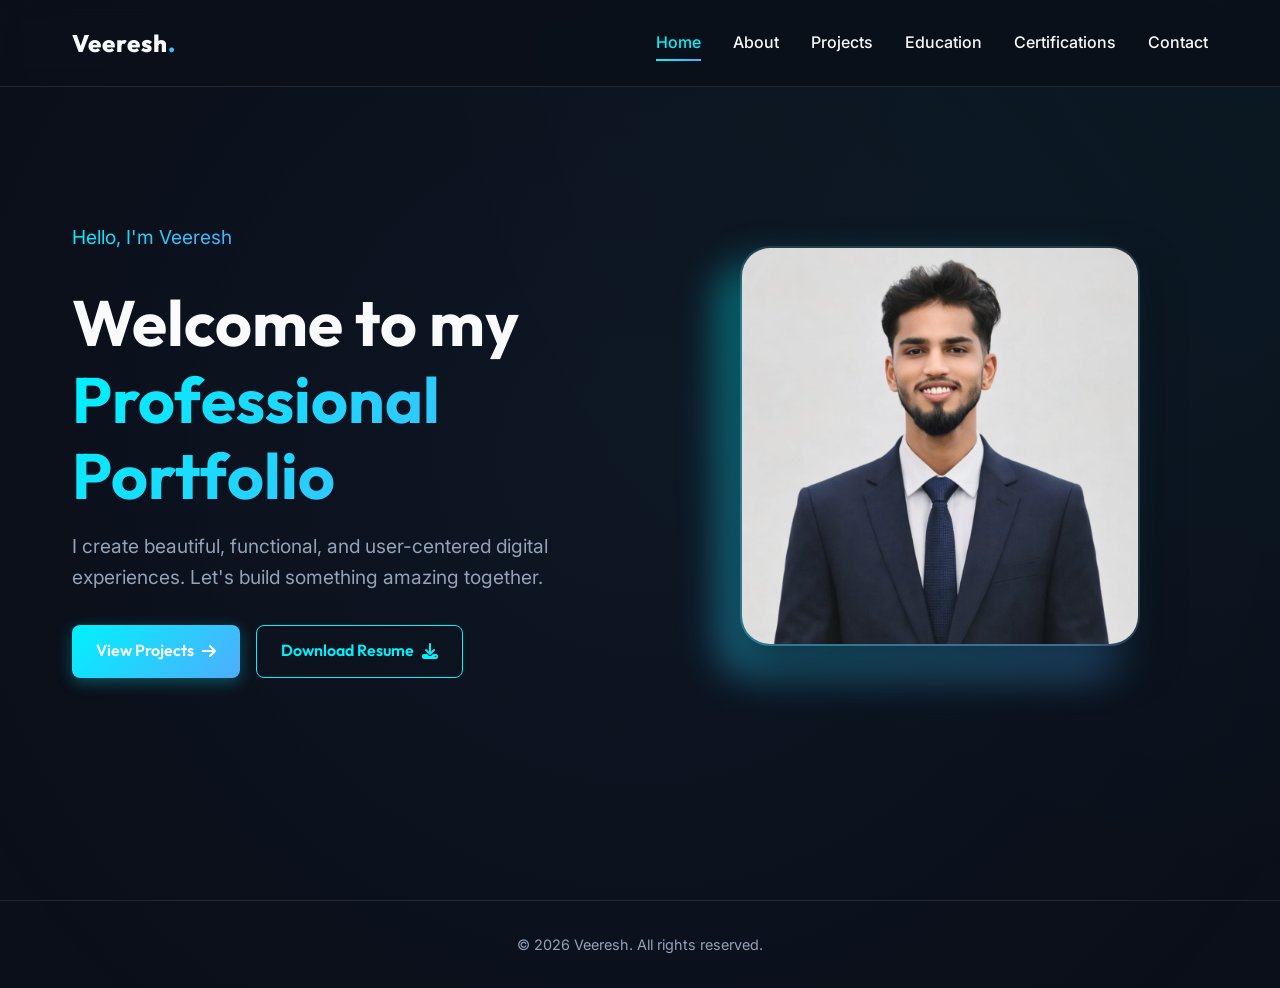
<file: index.html>
<!DOCTYPE html>
<html lang="en">
<head>
    <meta charset="UTF-8">
    <meta name="viewport" content="width=device-width, initial-scale=1.0">
    <title>Veeresh | Professional Portfolio</title>
    <link rel="stylesheet" href="styles.css">
    <link rel="stylesheet" href="https://cdnjs.cloudflare.com/ajax/libs/font-awesome/6.4.0/css/all.min.css">
</head>
<body>
    <header>
        <nav class="nav-container">
            <div class="logo">Veeresh<span class="gradient-text">.</span></div>
            <button class="mobile-menu-btn"><i class="fas fa-bars"></i></button>
            <div class="nav-links">
                <a href="index.html" class="active">Home</a>
                <a href="about.html">About</a>
                <a href="projects.html">Projects</a>
                <a href="education.html">Education</a>
                <a href="certifications.html">Certifications</a>
                <a href="contact.html">Contact</a>
            </div>
        </nav>
    </header>

    <main>
        <section class="container">
            <div class="hero">
                <div class="hero-content fade-in">
                    <p class="gradient-text">Hello, I'm Veeresh</p>
                    <h1>Welcome to my <br><span class="gradient-text">Professional Portfolio</span></h1>
                    <p class="fade-in delay-1">I create beautiful, functional, and user-centered digital experiences. Let's build something amazing together.</p>
                    <div class="hero-btns fade-in delay-2">
                        <a href="projects.html" class="btn btn-primary">View Projects <i class="fas fa-arrow-right"></i></a>
                        <a href="resume.jpeg" download="Veeresh_Resume.jpeg" class="btn btn-outline">Download Resume <i class="fas fa-download"></i></a>
                    </div>
                </div>
                <div class="hero-image-container fade-in delay-3">
                    <div class="hero-image-backdrop"></div>
                    <img src="photo.jpeg" alt="Veeresh" class="hero-image" onerror="this.src='https://via.placeholder.com/400x500/1e293b/00f2fe?text=Photo';">
                </div>
            </div>
        </section>
    </main>

    <footer>
        <p>&copy; 2026 Veeresh. All rights reserved.</p>
    </footer>

    <script src="script.js"></script>
</body>
</html>
</file>
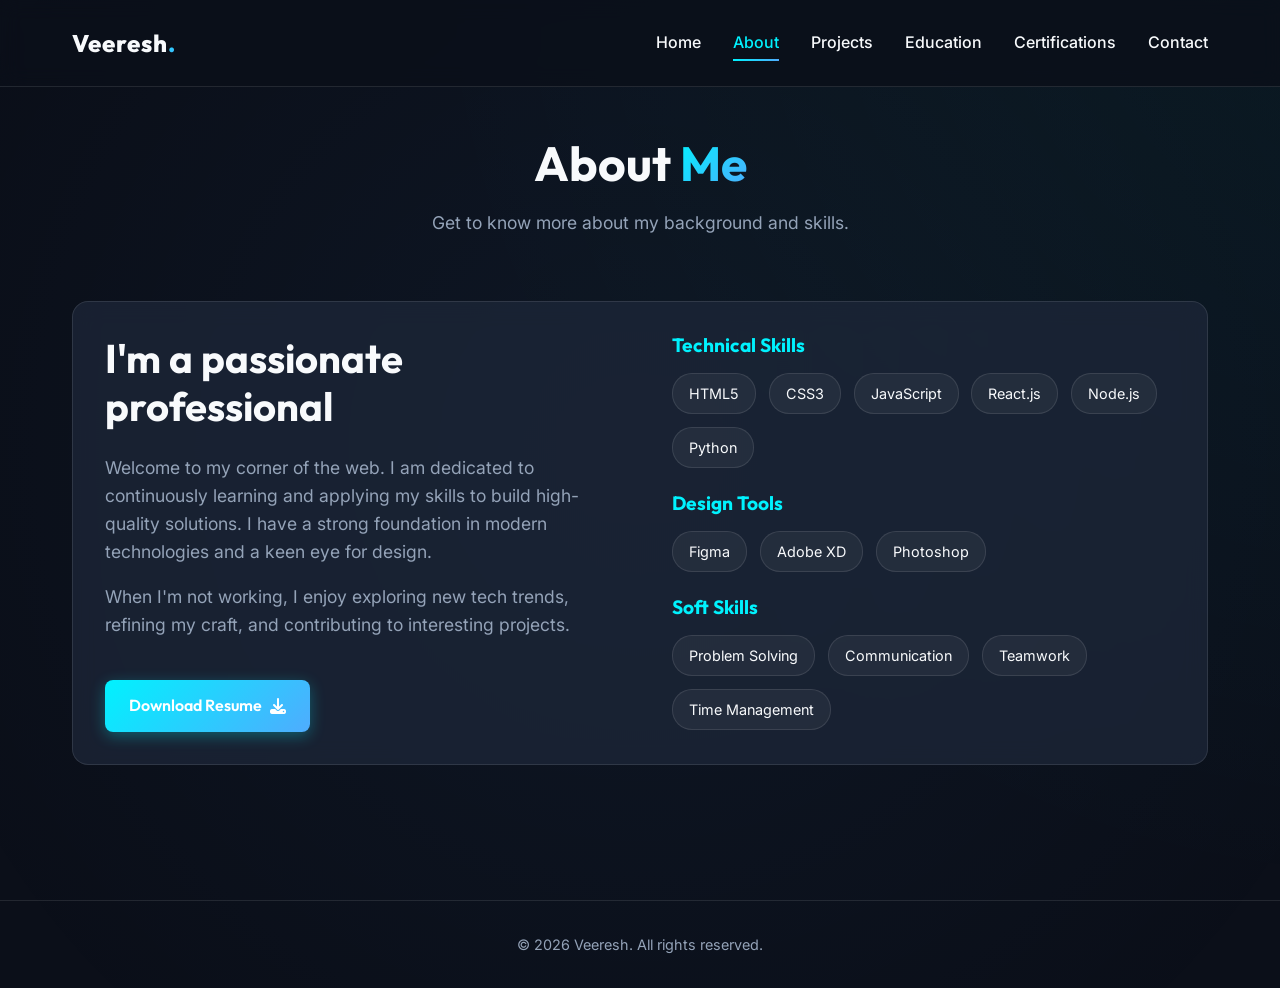
<file: about.html>
<!DOCTYPE html>
<html lang="en">
<head>
    <meta charset="UTF-8">
    <meta name="viewport" content="width=device-width, initial-scale=1.0">
    <title>About | Veeresh</title>
    <link rel="stylesheet" href="styles.css">
    <link rel="stylesheet" href="https://cdnjs.cloudflare.com/ajax/libs/font-awesome/6.4.0/css/all.min.css">
</head>
<body>
    <header>
        <nav class="nav-container">
            <div class="logo">Veeresh<span class="gradient-text">.</span></div>
            <button class="mobile-menu-btn"><i class="fas fa-bars"></i></button>
            <div class="nav-links">
                <a href="index.html">Home</a>
                <a href="about.html" class="active">About</a>
                <a href="projects.html">Projects</a>
                <a href="education.html">Education</a>
                <a href="certifications.html">Certifications</a>
                <a href="contact.html">Contact</a>
            </div>
        </nav>
    </header>

    <main>
        <section class="container">
            <div class="page-header fade-in">
                <h1>About <span class="gradient-text">Me</span></h1>
                <p>Get to know more about my background and skills.</p>
            </div>
            
            <div class="about-grid glass-panel fade-in delay-1">
                <div class="about-text">
                    <h2>I'm a passionate professional</h2>
                    <p>Welcome to my corner of the web. I am dedicated to continuously learning and applying my skills to build high-quality solutions. I have a strong foundation in modern technologies and a keen eye for design.</p>
                    <p>When I'm not working, I enjoy exploring new tech trends, refining my craft, and contributing to interesting projects.</p>
                    <br>
                    <a href="resume.jpeg" download="Veeresh_Resume.jpeg" class="btn btn-primary">Download Resume <i class="fas fa-download"></i></a>
                </div>
                
                <div class="skills-container">
                    <div class="skill-category fade-in delay-2">
                        <h3>Technical Skills</h3>
                        <div class="skill-tags">
                            <span class="skill-tag">HTML5</span>
                            <span class="skill-tag">CSS3</span>
                            <span class="skill-tag">JavaScript</span>
                            <span class="skill-tag">React.js</span>
                            <span class="skill-tag">Node.js</span>
                            <span class="skill-tag">Python</span>
                        </div>
                    </div>
                    
                    <div class="skill-category fade-in delay-3">
                        <h3>Design Tools</h3>
                        <div class="skill-tags">
                            <span class="skill-tag">Figma</span>
                            <span class="skill-tag">Adobe XD</span>
                            <span class="skill-tag">Photoshop</span>
                        </div>
                    </div>

                    <div class="skill-category fade-in delay-3">
                        <h3>Soft Skills</h3>
                        <div class="skill-tags">
                            <span class="skill-tag">Problem Solving</span>
                            <span class="skill-tag">Communication</span>
                            <span class="skill-tag">Teamwork</span>
                            <span class="skill-tag">Time Management</span>
                        </div>
                    </div>
                </div>
            </div>
        </section>
    </main>

    <footer>
        <p>&copy; 2026 Veeresh. All rights reserved.</p>
    </footer>

    <script src="script.js"></script>
</body>
</html>
</file>
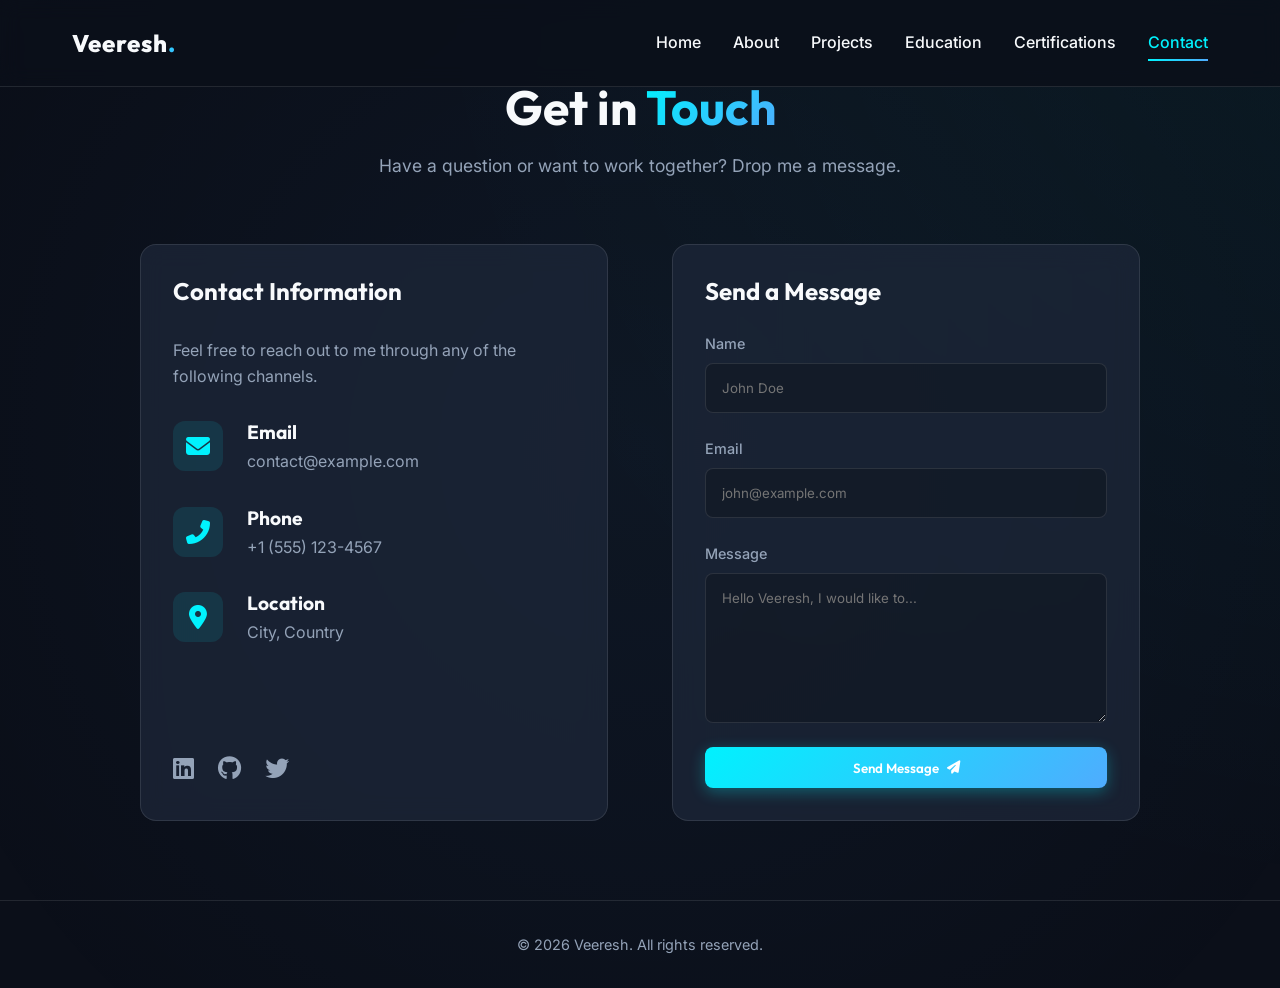
<file: contact.html>
<!DOCTYPE html>
<html lang="en">
<head>
    <meta charset="UTF-8">
    <meta name="viewport" content="width=device-width, initial-scale=1.0">
    <title>Contact | Veeresh</title>
    <link rel="stylesheet" href="styles.css">
    <link rel="stylesheet" href="https://cdnjs.cloudflare.com/ajax/libs/font-awesome/6.4.0/css/all.min.css">
</head>
<body>
    <header>
        <nav class="nav-container">
            <div class="logo">Veeresh<span class="gradient-text">.</span></div>
            <button class="mobile-menu-btn"><i class="fas fa-bars"></i></button>
            <div class="nav-links">
                <a href="index.html">Home</a>
                <a href="about.html">About</a>
                <a href="projects.html">Projects</a>
                <a href="education.html">Education</a>
                <a href="certifications.html">Certifications</a>
                <a href="contact.html" class="active">Contact</a>
            </div>
        </nav>
    </header>

    <main>
        <section class="container">
            <div class="page-header fade-in">
                <h1>Get in <span class="gradient-text">Touch</span></h1>
                <p>Have a question or want to work together? Drop me a message.</p>
            </div>
            
            <div class="contact-grid">
                <div class="contact-info fade-in delay-1">
                    <div class="glass-panel" style="height: 100%; display: flex; flex-direction: column; gap: 2rem;">
                        <h2>Contact Information</h2>
                        <p style="color: var(--text-secondary);">Feel free to reach out to me through any of the following channels.</p>
                        
                        <div class="contact-item">
                            <div class="contact-icon"><i class="fas fa-envelope"></i></div>
                            <div class="contact-details">
                                <h3>Email</h3>
                                <a href="mailto:contact@example.com">contact@example.com</a>
                            </div>
                        </div>

                        <div class="contact-item">
                            <div class="contact-icon"><i class="fas fa-phone-alt"></i></div>
                            <div class="contact-details">
                                <h3>Phone</h3>
                                <p>+1 (555) 123-4567</p>
                            </div>
                        </div>

                        <div class="contact-item">
                            <div class="contact-icon"><i class="fas fa-map-marker-alt"></i></div>
                            <div class="contact-details">
                                <h3>Location</h3>
                                <p>City, Country</p>
                            </div>
                        </div>

                        <div class="contact-item" style="margin-top: auto;">
                            <div class="contact-details" style="display: flex; gap: 1.5rem; font-size: 1.5rem;">
                                <a href="#"><i class="fab fa-linkedin"></i></a>
                                <a href="#"><i class="fab fa-github"></i></a>
                                <a href="#"><i class="fab fa-twitter"></i></a>
                            </div>
                        </div>
                    </div>
                </div>

                <div class="glass-panel fade-in delay-2">
                    <h2>Send a Message</h2>
                    <br>
                    <form class="contact-form" onsubmit="event.preventDefault(); alert('Message feature is a visual demo. Connect a backend to send emails!');">
                        <div class="form-group">
                            <label for="name">Name</label>
                            <input type="text" id="name" placeholder="John Doe" required>
                        </div>
                        
                        <div class="form-group">
                            <label for="email">Email</label>
                            <input type="email" id="email" placeholder="john@example.com" required>
                        </div>

                        <div class="form-group">
                            <label for="message">Message</label>
                            <textarea id="message" placeholder="Hello Veeresh, I would like to..." required></textarea>
                        </div>

                        <button type="submit" class="btn btn-primary" style="width: 100%; justify-content: center;">Send Message <i class="fas fa-paper-plane"></i></button>
                    </form>
                </div>
            </div>
        </section>
    </main>

    <footer>
        <p>&copy; 2026 Veeresh. All rights reserved.</p>
    </footer>

    <script src="script.js"></script>
</body>
</html>
</file>
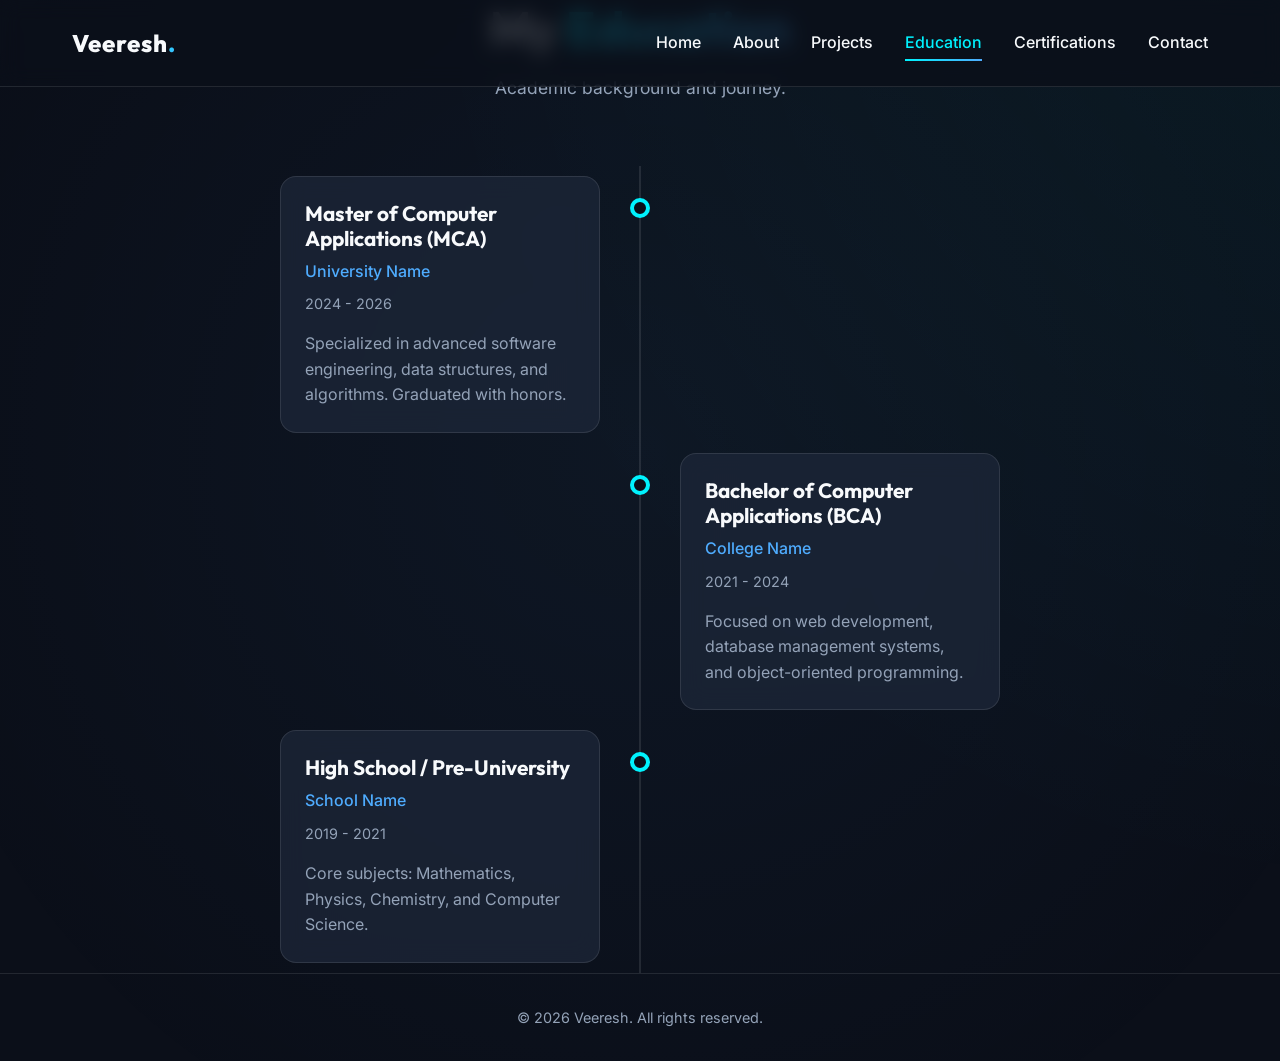
<file: education.html>
<!DOCTYPE html>
<html lang="en">
<head>
    <meta charset="UTF-8">
    <meta name="viewport" content="width=device-width, initial-scale=1.0">
    <title>Education | Veeresh</title>
    <link rel="stylesheet" href="styles.css">
    <link rel="stylesheet" href="https://cdnjs.cloudflare.com/ajax/libs/font-awesome/6.4.0/css/all.min.css">
</head>
<body>
    <header>
        <nav class="nav-container">
            <div class="logo">Veeresh<span class="gradient-text">.</span></div>
            <button class="mobile-menu-btn"><i class="fas fa-bars"></i></button>
            <div class="nav-links">
                <a href="index.html">Home</a>
                <a href="about.html">About</a>
                <a href="projects.html">Projects</a>
                <a href="education.html" class="active">Education</a>
                <a href="certifications.html">Certifications</a>
                <a href="contact.html">Contact</a>
            </div>
        </nav>
    </header>

    <main>
        <section class="container">
            <div class="page-header fade-in">
                <h1>My <span class="gradient-text">Education</span></h1>
                <p>Academic background and journey.</p>
            </div>
            
            <div class="timeline">
                <div class="timeline-item fade-in delay-1">
                    <div class="timeline-dot"></div>
                    <div class="timeline-content glass-panel">
                        <h3>Master of Computer Applications (MCA)</h3>
                        <div class="school">University Name</div>
                        <div class="date">2024 - 2026</div>
                        <p>Specialized in advanced software engineering, data structures, and algorithms. Graduated with honors.</p>
                    </div>
                </div>
                
                <div class="timeline-item fade-in delay-2">
                    <div class="timeline-dot"></div>
                    <div class="timeline-content glass-panel">
                        <h3>Bachelor of Computer Applications (BCA)</h3>
                        <div class="school">College Name</div>
                        <div class="date">2021 - 2024</div>
                        <p>Focused on web development, database management systems, and object-oriented programming.</p>
                    </div>
                </div>
                
                <div class="timeline-item fade-in delay-3">
                    <div class="timeline-dot"></div>
                    <div class="timeline-content glass-panel">
                        <h3>High School / Pre-University</h3>
                        <div class="school">School Name</div>
                        <div class="date">2019 - 2021</div>
                        <p>Core subjects: Mathematics, Physics, Chemistry, and Computer Science.</p>
                    </div>
                </div>
            </div>
        </section>
    </main>

    <footer>
        <p>&copy; 2026 Veeresh. All rights reserved.</p>
    </footer>

    <script src="script.js"></script>
</body>
</html>
</file>
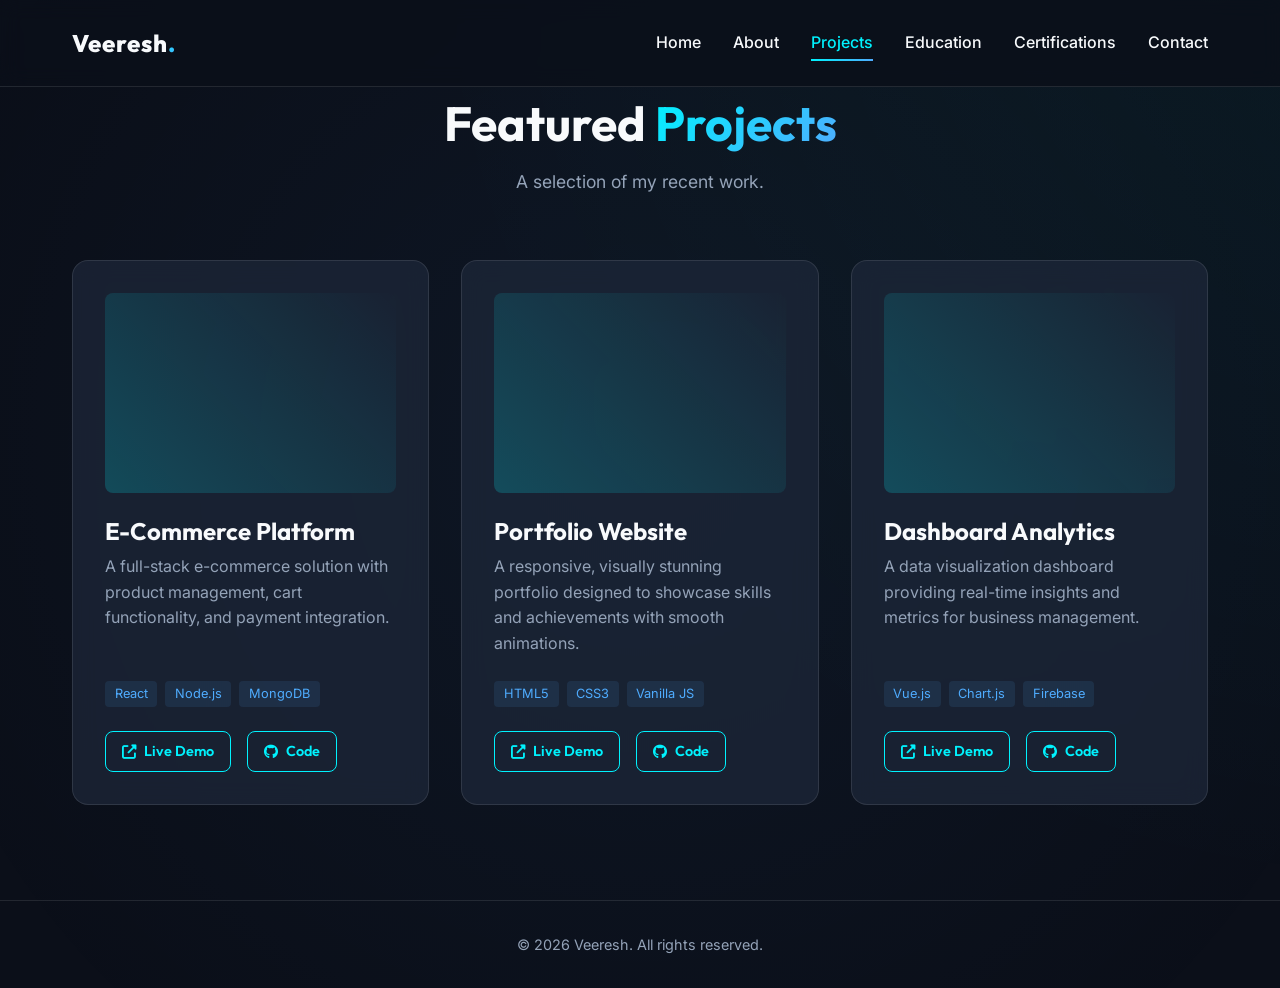
<file: projects.html>
<!DOCTYPE html>
<html lang="en">
<head>
    <meta charset="UTF-8">
    <meta name="viewport" content="width=device-width, initial-scale=1.0">
    <title>Projects | Veeresh</title>
    <link rel="stylesheet" href="styles.css">
    <link rel="stylesheet" href="https://cdnjs.cloudflare.com/ajax/libs/font-awesome/6.4.0/css/all.min.css">
</head>
<body>
    <header>
        <nav class="nav-container">
            <div class="logo">Veeresh<span class="gradient-text">.</span></div>
            <button class="mobile-menu-btn"><i class="fas fa-bars"></i></button>
            <div class="nav-links">
                <a href="index.html">Home</a>
                <a href="about.html">About</a>
                <a href="projects.html" class="active">Projects</a>
                <a href="education.html">Education</a>
                <a href="certifications.html">Certifications</a>
                <a href="contact.html">Contact</a>
            </div>
        </nav>
    </header>

    <main>
        <section class="container">
            <div class="page-header fade-in">
                <h1>Featured <span class="gradient-text">Projects</span></h1>
                <p>A selection of my recent work.</p>
            </div>
            
            <div class="projects-grid">
                <!-- Project 1 -->
                <div class="project-card glass-panel fade-in delay-1">
                    <div class="project-image" style="background: url('https://via.placeholder.com/600x400/1e293b/00f2fe?text=Project+1') center/cover;"></div>
                    <div class="project-info">
                        <h3>E-Commerce Platform</h3>
                        <p>A full-stack e-commerce solution with product management, cart functionality, and payment integration.</p>
                        <div class="project-tech">
                            <span>React</span>
                            <span>Node.js</span>
                            <span>MongoDB</span>
                        </div>
                        <div class="project-links">
                            <a href="#" class="btn btn-outline" style="padding: 0.5rem 1rem; font-size: 0.9rem;"><i class="fas fa-external-link-alt"></i> Live Demo</a>
                            <a href="#" class="btn btn-outline" style="padding: 0.5rem 1rem; font-size: 0.9rem;"><i class="fab fa-github"></i> Code</a>
                        </div>
                    </div>
                </div>

                <!-- Project 2 -->
                <div class="project-card glass-panel fade-in delay-2">
                    <div class="project-image" style="background: url('https://via.placeholder.com/600x400/1e293b/4facfe?text=Project+2') center/cover;"></div>
                    <div class="project-info">
                        <h3>Portfolio Website</h3>
                        <p>A responsive, visually stunning portfolio designed to showcase skills and achievements with smooth animations.</p>
                        <div class="project-tech">
                            <span>HTML5</span>
                            <span>CSS3</span>
                            <span>Vanilla JS</span>
                        </div>
                        <div class="project-links">
                            <a href="#" class="btn btn-outline" style="padding: 0.5rem 1rem; font-size: 0.9rem;"><i class="fas fa-external-link-alt"></i> Live Demo</a>
                            <a href="#" class="btn btn-outline" style="padding: 0.5rem 1rem; font-size: 0.9rem;"><i class="fab fa-github"></i> Code</a>
                        </div>
                    </div>
                </div>

                <!-- Project 3 -->
                <div class="project-card glass-panel fade-in delay-3">
                    <div class="project-image" style="background: url('https://via.placeholder.com/600x400/1e293b/8b5cf6?text=Project+3') center/cover;"></div>
                    <div class="project-info">
                        <h3>Dashboard Analytics</h3>
                        <p>A data visualization dashboard providing real-time insights and metrics for business management.</p>
                        <div class="project-tech">
                            <span>Vue.js</span>
                            <span>Chart.js</span>
                            <span>Firebase</span>
                        </div>
                        <div class="project-links">
                            <a href="#" class="btn btn-outline" style="padding: 0.5rem 1rem; font-size: 0.9rem;"><i class="fas fa-external-link-alt"></i> Live Demo</a>
                            <a href="#" class="btn btn-outline" style="padding: 0.5rem 1rem; font-size: 0.9rem;"><i class="fab fa-github"></i> Code</a>
                        </div>
                    </div>
                </div>
            </div>
        </section>
    </main>

    <footer>
        <p>&copy; 2026 Veeresh. All rights reserved.</p>
    </footer>

    <script src="script.js"></script>
</body>
</html>
</file>
<file: styles.css>
@import url('https://fonts.googleapis.com/css2?family=Outfit:wght@300;400;500;600;700;800&family=Inter:wght@300;400;500;600&display=swap');

:root {
  --bg-color: #0b0f19;
  --surface-color: rgba(30, 41, 59, 0.7);
  --surface-border: rgba(255, 255, 255, 0.1);
  --accent-cyan: #00f2fe;
  --accent-purple: #4facfe;
  --text-primary: #f8fafc;
  --text-secondary: #94a3b8;
  --font-heading: 'Outfit', sans-serif;
  --font-body: 'Inter', sans-serif;
  --transition-speed: 0.3s;
}

* {
  margin: 0;
  padding: 0;
  box-sizing: border-box;
}

body {
  background-color: var(--bg-color);
  color: var(--text-primary);
  font-family: var(--font-body);
  line-height: 1.6;
  overflow-x: hidden;
  position: relative;
}

body::before {
  content: '';
  position: fixed;
  top: -50%;
  left: -50%;
  width: 200%;
  height: 200%;
  background: radial-gradient(circle at 50% 50%, rgba(79, 172, 254, 0.05) 0%, transparent 50%),
              radial-gradient(circle at 80% 20%, rgba(0, 242, 254, 0.05) 0%, transparent 40%);
  z-index: -1;
  pointer-events: none;
}

h1, h2, h3, h4, h5, h6 {
  font-family: var(--font-heading);
  font-weight: 700;
  line-height: 1.2;
}

a {
  text-decoration: none;
  color: var(--text-primary);
  transition: color var(--transition-speed);
}

a:hover {
  color: var(--accent-cyan);
}

ul {
  list-style: none;
}

/* Glassmorphism utilities */
.glass-panel {
  background: var(--surface-color);
  backdrop-filter: blur(12px);
  -webkit-backdrop-filter: blur(12px);
  border: 1px solid var(--surface-border);
  border-radius: 16px;
  padding: 2rem;
  transition: transform var(--transition-speed), box-shadow var(--transition-speed);
}

.glass-panel:hover {
  transform: translateY(-5px);
  box-shadow: 0 10px 30px rgba(0, 0, 0, 0.3);
  border-color: rgba(255, 255, 255, 0.2);
}

/* Typography utilities */
.gradient-text {
  background: linear-gradient(135deg, var(--accent-cyan), var(--accent-purple));
  -webkit-background-clip: text;
  -webkit-text-fill-color: transparent;
  background-clip: text;
  display: inline-block;
}

/* Layout */
.container {
  max-width: 1200px;
  margin: 0 auto;
  padding: 0 2rem;
}

section {
  padding: 6rem 0;
  min-height: 100vh;
  display: flex;
  flex-direction: column;
  justify-content: center;
}

/* Navigation */
header {
  position: fixed;
  top: 0;
  width: 100%;
  z-index: 1000;
  background: rgba(11, 15, 25, 0.8);
  backdrop-filter: blur(10px);
  border-bottom: 1px solid var(--surface-border);
  transition: padding var(--transition-speed);
}

.nav-container {
  display: flex;
  justify-content: space-between;
  align-items: center;
  padding: 1.5rem 2rem;
  max-width: 1200px;
  margin: 0 auto;
}

.logo {
  font-family: var(--font-heading);
  font-size: 1.5rem;
  font-weight: 800;
  letter-spacing: 1px;
}

.nav-links {
  display: flex;
  gap: 2rem;
}

.nav-links a {
  font-weight: 500;
  position: relative;
}

.nav-links a.active {
  color: var(--accent-cyan);
}

.nav-links a::after {
  content: '';
  position: absolute;
  width: 0;
  height: 2px;
  bottom: -5px;
  left: 0;
  background: linear-gradient(90deg, var(--accent-cyan), var(--accent-purple));
  transition: width var(--transition-speed);
}

.nav-links a:hover::after, .nav-links a.active::after {
  width: 100%;
}

.mobile-menu-btn {
  display: none;
  background: none;
  border: none;
  color: var(--text-primary);
  font-size: 1.5rem;
  cursor: pointer;
}

/* Buttons */
.btn {
  display: inline-flex;
  align-items: center;
  gap: 0.5rem;
  padding: 0.8rem 1.5rem;
  border-radius: 8px;
  font-weight: 600;
  cursor: pointer;
  transition: all var(--transition-speed);
  font-family: var(--font-heading);
  border: none;
  outline: none;
}

.btn-primary {
  background: linear-gradient(135deg, var(--accent-cyan), var(--accent-purple));
  color: #fff;
  box-shadow: 0 4px 15px rgba(0, 242, 254, 0.3);
}

.btn-primary:hover {
  transform: translateY(-2px);
  box-shadow: 0 6px 20px rgba(0, 242, 254, 0.4);
  color: #fff;
}

.btn-outline {
  background: transparent;
  border: 1px solid var(--accent-cyan);
  color: var(--accent-cyan);
}

.btn-outline:hover {
  background: rgba(0, 242, 254, 0.1);
  transform: translateY(-2px);
}

/* Animations */
.fade-in {
  opacity: 0;
  transform: translateY(20px);
  transition: opacity 0.8s ease-out, transform 0.8s ease-out;
}

.fade-in.appear {
  opacity: 1;
  transform: translateY(0);
}

.delay-1 { transition-delay: 0.1s; }
.delay-2 { transition-delay: 0.2s; }
.delay-3 { transition-delay: 0.3s; }

/* Responsive */
@media (max-width: 768px) {
  .nav-links {
    position: absolute;
    top: 100%;
    left: 0;
    width: 100%;
    background: var(--bg-color);
    flex-direction: column;
    padding: 2rem;
    gap: 1.5rem;
    text-align: center;
    transform: translateY(-150%);
    transition: transform var(--transition-speed);
    border-bottom: 1px solid var(--surface-border);
    z-index: -1;
  }
  
  .nav-links.show {
    transform: translateY(0);
  }

  .mobile-menu-btn {
    display: block;
  }

  section {
    padding: 5rem 0 3rem;
  }
}

/* Page Specific: Home */
.hero {
  display: grid;
  grid-template-columns: 1fr 1fr;
  gap: 4rem;
  align-items: center;
}

.hero-content h1 {
  font-size: 4rem;
  margin-bottom: 1rem;
}

.hero-content p {
  font-size: 1.2rem;
  color: var(--text-secondary);
  margin-bottom: 2rem;
  max-width: 500px;
}

.hero-btns {
  display: flex;
  gap: 1rem;
}

.hero-image-container {
  position: relative;
  width: 100%;
  max-width: 400px;
  margin: 0 auto;
}

.hero-image {
  width: 100%;
  height: auto;
  border-radius: 30px;
  border: 2px solid var(--surface-border);
  box-shadow: 0 20px 40px rgba(0, 0, 0, 0.5);
  position: relative;
  z-index: 1;
  transition: transform 0.5s ease;
}

.hero-image:hover {
  transform: scale(1.02);
}

.hero-image-backdrop {
  position: absolute;
  top: 5%;
  left: -5%;
  width: 100%;
  height: 100%;
  background: linear-gradient(135deg, var(--accent-cyan), var(--accent-purple));
  border-radius: 30px;
  filter: blur(20px);
  opacity: 0.5;
  z-index: 0;
  animation: pulse 4s infinite alternate;
}

@keyframes pulse {
  0% { opacity: 0.4; transform: scale(0.95); }
  100% { opacity: 0.7; transform: scale(1.05); }
}

@media (max-width: 900px) {
  .hero {
    grid-template-columns: 1fr;
    text-align: center;
    gap: 2rem;
  }
  
  .hero-content p {
    margin: 0 auto 2rem;
  }
  
  .hero-btns {
    justify-content: center;
  }
  
  .hero-image-container {
    order: -1;
    max-width: 300px;
  }
}

/* Page Specific: About */
.about-grid {
  display: grid;
  grid-template-columns: 1fr 1fr;
  gap: 4rem;
  align-items: start;
}

.about-text h2 {
  font-size: 2.5rem;
  margin-bottom: 1.5rem;
}

.about-text p {
  color: var(--text-secondary);
  margin-bottom: 1rem;
  font-size: 1.1rem;
}

.skills-container {
  display: flex;
  flex-direction: column;
  gap: 1.5rem;
}

.skill-category h3 {
  font-size: 1.2rem;
  margin-bottom: 1rem;
  color: var(--accent-cyan);
}

.skill-tags {
  display: flex;
  flex-wrap: wrap;
  gap: 0.8rem;
}

.skill-tag {
  background: rgba(255, 255, 255, 0.05);
  border: 1px solid var(--surface-border);
  padding: 0.5rem 1rem;
  border-radius: 20px;
  font-size: 0.9rem;
  transition: all var(--transition-speed);
}

.skill-tag:hover {
  background: rgba(0, 242, 254, 0.1);
  border-color: var(--accent-cyan);
  color: var(--accent-cyan);
}

@media (max-width: 900px) {
  .about-grid {
    grid-template-columns: 1fr;
  }
}

/* Page Specific: Projects */
.page-header {
  text-align: center;
  margin-bottom: 4rem;
}

.page-header h1 {
  font-size: 3rem;
  margin-bottom: 1rem;
}

.page-header p {
  color: var(--text-secondary);
  font-size: 1.1rem;
}

.projects-grid {
  display: grid;
  grid-template-columns: repeat(auto-fill, minmax(320px, 1fr));
  gap: 2rem;
}

.project-card {
  display: flex;
  flex-direction: column;
  height: 100%;
}

.project-image {
  height: 200px;
  background: #1e293b; /* Placeholder */
  border-radius: 8px;
  margin-bottom: 1.5rem;
  overflow: hidden;
  position: relative;
}

.project-image::before {
  content: '';
  position: absolute;
  top: 0; left: 0; right: 0; bottom: 0;
  background: linear-gradient(45deg, var(--accent-cyan), transparent);
  opacity: 0.2;
}

.project-info {
  flex-grow: 1;
  display: flex;
  flex-direction: column;
}

.project-info h3 {
  font-size: 1.5rem;
  margin-bottom: 0.5rem;
}

.project-info p {
  color: var(--text-secondary);
  margin-bottom: 1.5rem;
  flex-grow: 1;
}

.project-tech {
  display: flex;
  flex-wrap: wrap;
  gap: 0.5rem;
  margin-bottom: 1.5rem;
}

.project-tech span {
  font-size: 0.8rem;
  color: var(--accent-purple);
  background: rgba(79, 172, 254, 0.1);
  padding: 0.2rem 0.6rem;
  border-radius: 4px;
}

.project-links {
  display: flex;
  gap: 1rem;
}

/* Page Specific: Education */
.timeline {
  position: relative;
  max-width: 800px;
  margin: 0 auto;
}

.timeline::before {
  content: '';
  position: absolute;
  width: 2px;
  background: var(--surface-border);
  top: 0;
  bottom: 0;
  left: 50%;
  margin-left: -1px;
}

.timeline-item {
  padding: 10px 40px;
  position: relative;
  background-color: inherit;
  width: 50%;
}

.timeline-item:nth-child(odd) {
  left: 0;
}

.timeline-item:nth-child(even) {
  left: 50%;
}

.timeline-dot {
  position: absolute;
  width: 20px;
  height: 20px;
  right: -10px;
  background-color: var(--bg-color);
  border: 4px solid var(--accent-cyan);
  top: 32px;
  border-radius: 50%;
  z-index: 1;
}

.timeline-item:nth-child(even) .timeline-dot {
  left: -10px;
}

.timeline-content {
  padding: 1.5rem;
}

.timeline-content h3 {
  font-size: 1.3rem;
  margin-bottom: 0.5rem;
}

.timeline-content .school {
  color: var(--accent-purple);
  font-weight: 500;
  margin-bottom: 0.5rem;
}

.timeline-content .date {
  color: var(--text-secondary);
  font-size: 0.9rem;
  margin-bottom: 1rem;
}

.timeline-content p {
  color: var(--text-secondary);
}

@media (max-width: 768px) {
  .timeline::before {
    left: 31px;
  }
  .timeline-item {
    width: 100%;
    padding-left: 70px;
    padding-right: 25px;
  }
  .timeline-item:nth-child(even) {
    left: 0%;
  }
  .timeline-dot {
    left: 21px !important;
  }
}

/* Page Specific: Certifications */
.cert-grid {
  display: grid;
  grid-template-columns: repeat(auto-fill, minmax(300px, 1fr));
  gap: 2rem;
}

.cert-card {
  text-align: center;
}

.cert-image {
  width: 100%;
  height: 220px;
  background: rgba(0,0,0,0.2);
  border-radius: 8px;
  margin-bottom: 1.5rem;
  display: flex;
  align-items: center;
  justify-content: center;
  border: 1px solid var(--surface-border);
  position: relative;
  overflow: hidden;
}

.cert-image i {
  font-size: 4rem;
  color: var(--text-secondary);
  opacity: 0.5;
}

.cert-image img {
  width: 100%;
  height: 100%;
  object-fit: cover;
  position: absolute;
  top: 0; left: 0;
}

.cert-info h3 {
  font-size: 1.2rem;
  margin-bottom: 0.5rem;
}

.cert-info p {
  color: var(--text-secondary);
  margin-bottom: 1rem;
  font-size: 0.9rem;
}

/* Page Specific: Contact */
.contact-grid {
  display: grid;
  grid-template-columns: 1fr 1fr;
  gap: 4rem;
  max-width: 1000px;
  margin: 0 auto;
}

.contact-info {
  display: flex;
  flex-direction: column;
  gap: 2rem;
}

.contact-item {
  display: flex;
  align-items: flex-start;
  gap: 1.5rem;
}

.contact-icon {
  width: 50px;
  height: 50px;
  background: rgba(0, 242, 254, 0.1);
  border-radius: 12px;
  display: flex;
  align-items: center;
  justify-content: center;
  color: var(--accent-cyan);
  font-size: 1.5rem;
  flex-shrink: 0;
}

.contact-details h3 {
  font-size: 1.2rem;
  margin-bottom: 0.3rem;
}

.contact-details p, .contact-details a {
  color: var(--text-secondary);
}

.contact-form {
  display: flex;
  flex-direction: column;
  gap: 1.5rem;
}

.form-group {
  display: flex;
  flex-direction: column;
  gap: 0.5rem;
}

.form-group label {
  font-weight: 500;
  font-size: 0.9rem;
  color: var(--text-secondary);
}

.form-group input, .form-group textarea {
  width: 100%;
  padding: 1rem;
  background: rgba(0, 0, 0, 0.2);
  border: 1px solid var(--surface-border);
  border-radius: 8px;
  color: var(--text-primary);
  font-family: var(--font-body);
  transition: border-color var(--transition-speed);
}

.form-group input:focus, .form-group textarea:focus {
  outline: none;
  border-color: var(--accent-cyan);
}

.form-group textarea {
  resize: vertical;
  min-height: 150px;
}

@media (max-width: 800px) {
  .contact-grid {
    grid-template-columns: 1fr;
  }
}

/* Footer */
footer {
  text-align: center;
  padding: 2rem;
  border-top: 1px solid var(--surface-border);
  color: var(--text-secondary);
  font-size: 0.9rem;
  margin-top: auto;
}
</file>
